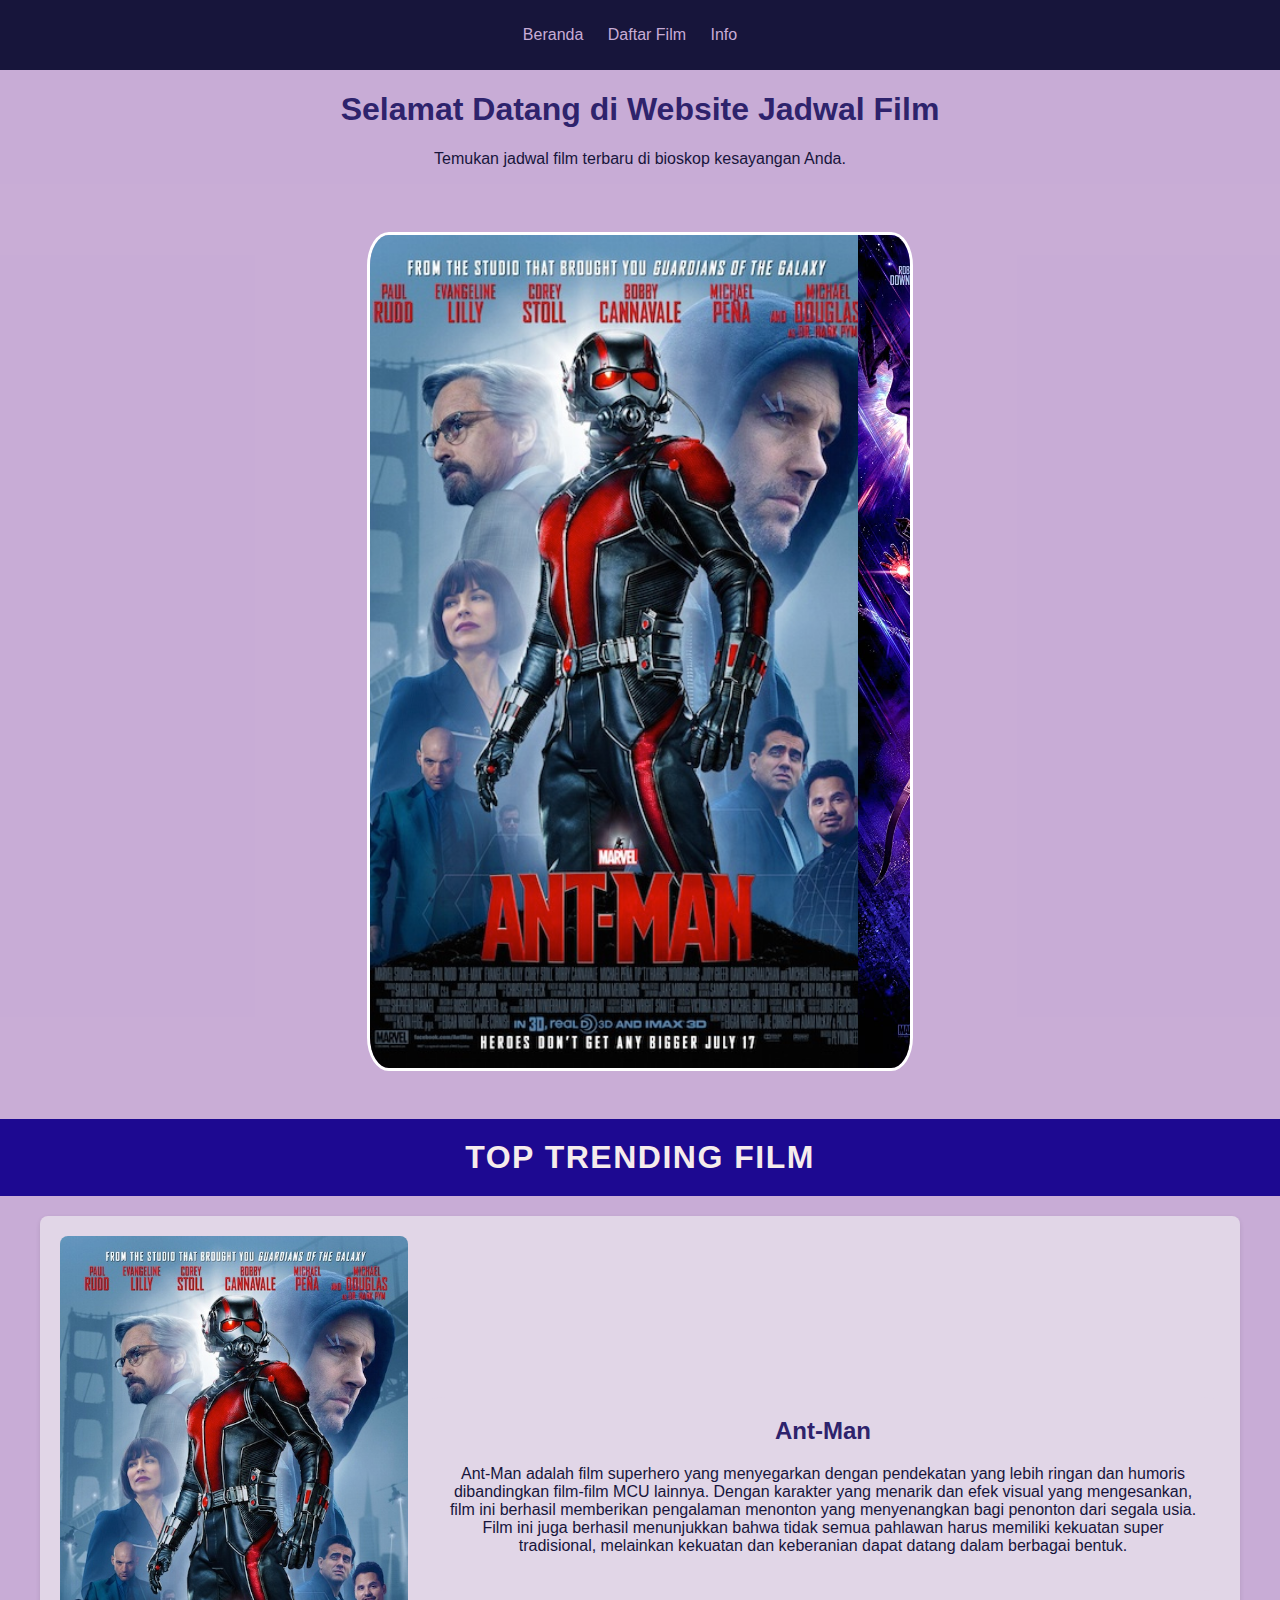
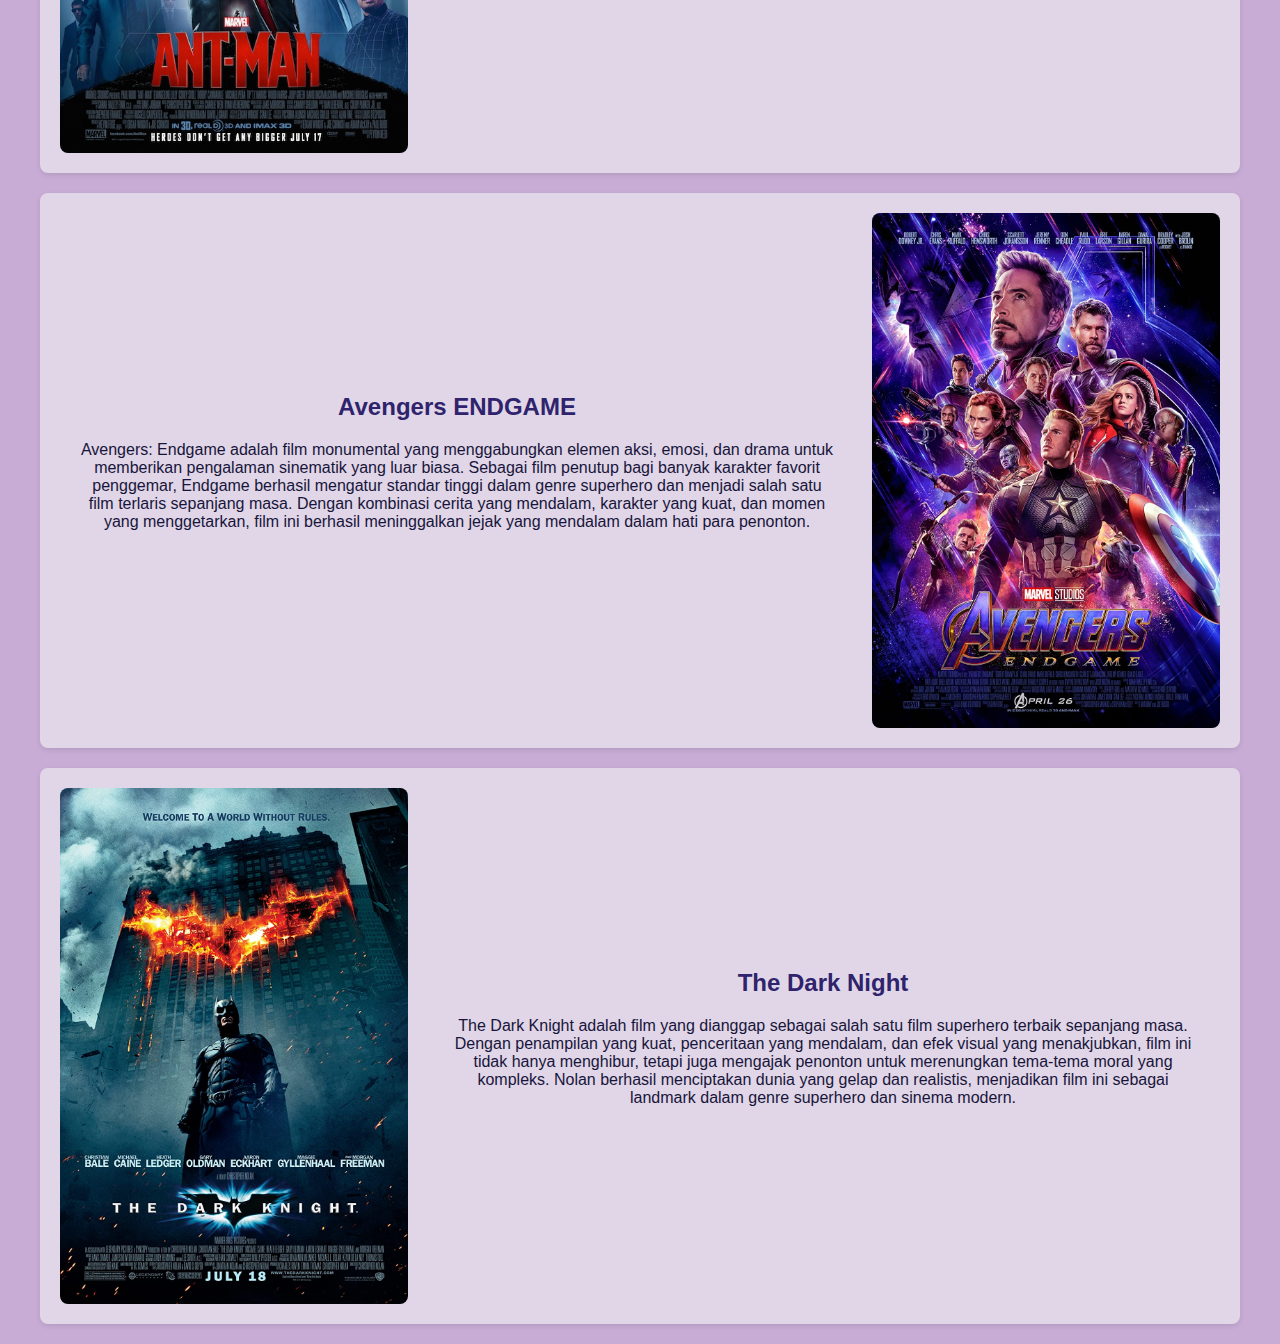
<file: index.html>
<!DOCTYPE html>
<html lang="id">
<head>
    <meta charset="UTF-8">
    <link rel="icon" href="assets/logoweb.png">
    <meta name="viewport" content="width=device-width, initial-scale=1.0">
    <link rel="stylesheet" href="index.css">
    <link rel="stylesheet" href="style.css" />
    <title>Jadwal Film</title>
</head>
<body>
    <nav>
        <ul>
            <li><a href="index.html">Beranda</a></li>
            <li><a href="daftar.html">Daftar Film</a></li>
            <li><a href="info.html">Info</a></li>
        </ul>
    </nav>
    <h1>Selamat Datang di Website Jadwal Film</h1>
    <p>Temukan jadwal film terbaru di bioskop kesayangan Anda.</p>
    <div class="gambar">
        <div class="container">
            <div class="wrapper">
                <img src="assets/antman.jpg" alt="Antman" />
                <img src="assets/avenger.jpg" alt="Avenger" />
                <img src="assets/batman.jpg" alt="Batman" />
                <img src="assets/dune.jpg" alt="Dune" />
                <img src="assets/everything.jpg" alt="Everything Everywhere All at Once" />
                <img src="assets/joker.jpg" alt="Joker" />
                <img src="assets/lightyear.jpg" alt="Lightyear" />
                <img src="assets/morbius.jpg" alt="Morbius" />
                <img src="assets/robinhood.jpg" alt="Robin Hood" />
                <img src="assets/spiderman-cover.jpg" alt="Spiderman" />
                <img src="assets/superman.jpg" alt="Superman" />
            </div>
        </div>
    </div>
    <div class="overlay">
        <h2>TOP TRENDING FILM</h2>
    </div>
    <div class="trending">
        <img src="assets/antman.jpg" alt="Gambar 1" style="width: 30%; border-radius: 8px" />
        <div class="description">
            <h2>Ant-Man</h2>
            <p>
                Ant-Man adalah film superhero yang menyegarkan dengan pendekatan yang lebih ringan dan humoris dibandingkan film-film MCU lainnya. Dengan karakter yang menarik dan efek visual yang mengesankan, film ini berhasil memberikan
                pengalaman menonton yang menyenangkan bagi penonton dari segala usia. Film ini juga berhasil menunjukkan bahwa tidak semua pahlawan harus memiliki kekuatan super tradisional, melainkan kekuatan dan keberanian dapat datang dalam
                berbagai bentuk.
            </p>
        </div>
    </div>
    <div class="trending">
        <div class="description">
            <h2>Avengers ENDGAME</h2>
            <p>
                Avengers: Endgame adalah film monumental yang menggabungkan elemen aksi, emosi, dan drama untuk memberikan pengalaman sinematik yang luar biasa. Sebagai film penutup bagi banyak karakter favorit penggemar, Endgame berhasil
                mengatur standar tinggi dalam genre superhero dan menjadi salah satu film terlaris sepanjang masa. Dengan kombinasi cerita yang mendalam, karakter yang kuat, dan momen yang menggetarkan, film ini berhasil meninggalkan jejak yang
                mendalam dalam hati para penonton.
            </p>
        </div>
        <img src="assets/avenger.jpg" alt="Gambar 1" style="width: 30%; border-radius: 8px" />
    </div>
    <div class="trending">
        <img src="assets/batman.jpg" alt="Gambar 1" style="width: 30%; border-radius: 8px" />
        <div class="description">
            <h2>The Dark Night</h2>
            <p>
                The Dark Knight adalah film yang dianggap sebagai salah satu film superhero terbaik sepanjang masa. Dengan penampilan yang kuat, penceritaan yang mendalam, dan efek visual yang menakjubkan, film ini tidak hanya menghibur, tetapi
                juga mengajak penonton untuk merenungkan tema-tema moral yang kompleks. Nolan berhasil menciptakan dunia yang gelap dan realistis, menjadikan film ini sebagai landmark dalam genre superhero dan sinema modern.
            </p>
        </div>
    </div>
</body>
</html>
</file>
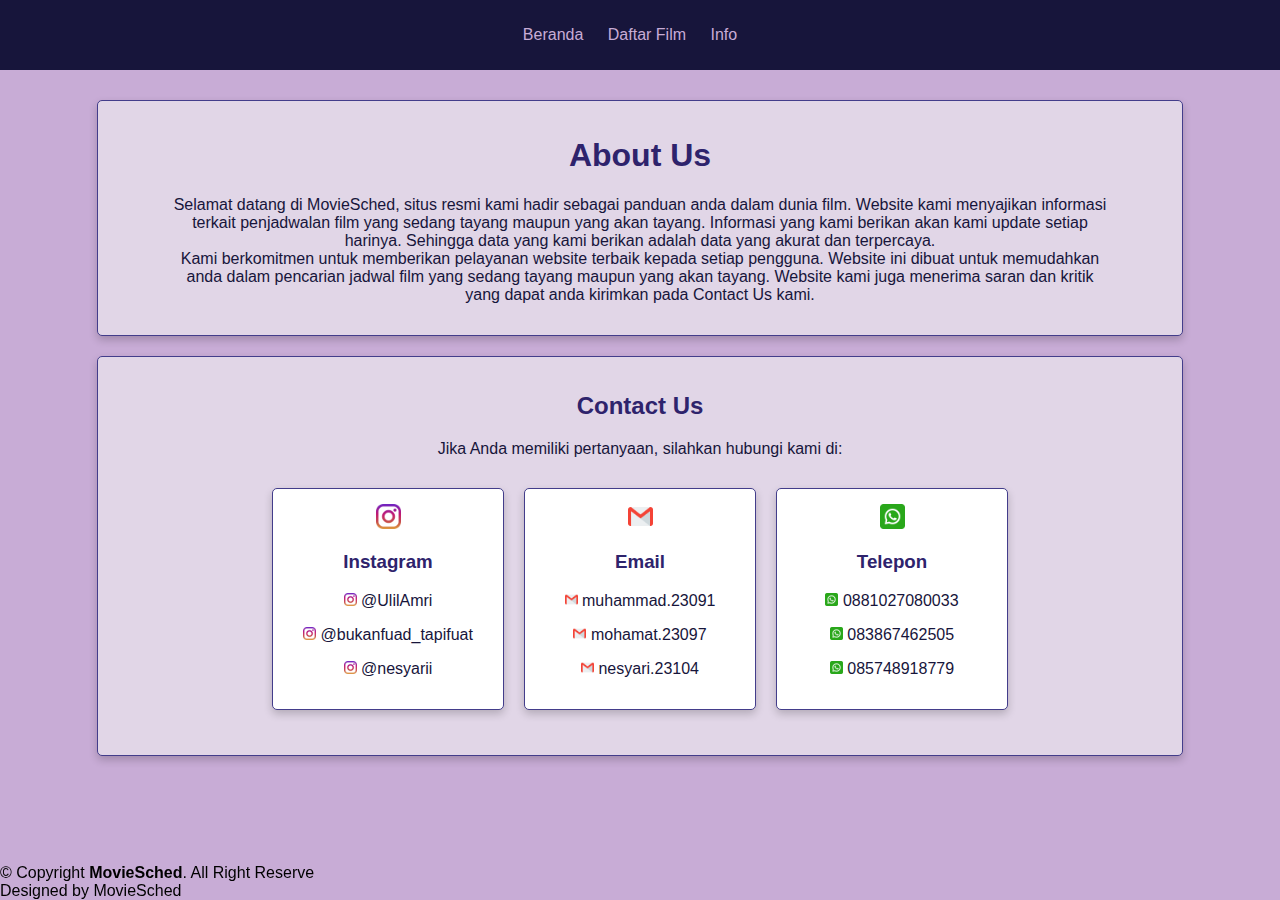
<file: info.html>
<!DOCTYPE html>
<html lang="id">
<head>
    <meta charset="UTF-8">
    <meta name="viewport" content="width=device-width, initial-scale=1.0">
    <link rel="stylesheet" href="index.css">
    <title>Info Kontak</title>
</head>
<body>
    <nav>
        <ul>
            <li><a href="index.html">Beranda</a></li>
            <li><a href="daftar.html">Daftar Film</a></li>
            <li><a href="info.html">Info</a></li>
        </ul>
    </nav>
<div class="film-container">
    <div class="about-card">
        <h1>About Us</h1>
        <p style="margin-left:55px;margin-right: 55px; ">Selamat datang di MovieSched, situs resmi kami hadir sebagai panduan anda dalam dunia film. Website kami menyajikan informasi terkait penjadwalan film yang sedang tayang maupun yang akan tayang. Informasi yang kami berikan akan kami update setiap harinya. Sehingga data yang kami berikan adalah data yang akurat dan terpercaya.
        <br>Kami berkomitmen untuk memberikan pelayanan website terbaik kepada setiap pengguna. Website ini dibuat untuk memudahkan anda dalam pencarian jadwal film yang sedang tayang maupun yang akan tayang. Website kami juga menerima saran dan kritik yang dapat anda kirimkan pada Contact Us kami.</p>
    </div>
    <div class="about-card">
        <div>
            <h2>Contact Us</h2>
            <p>Jika Anda memiliki pertanyaan, silahkan hubungi kami di:</p>
        </div>
        <div class="film-container">
            <div class="film-card">
                <img src="assets/instagram.png" alt="" width="25px" height="25px">
                <h3>Instagram</h3>
                <a href="https://www.instagram.com/balabalabrem" style="text-decoration: none;">
                    <p > <img src="assets/instagram.png" alt="" width="13px" height="13px"> @UlilAmri</p>
                </a>
                <a href="https://www.instagram.com/bukanfuad_tapifuat" style="text-decoration: none;">
                    <p> <img src="assets/instagram.png" alt="" width="13px" height="13px"> @bukanfuad_tapifuat</p>
                </a>
                <a href="https://www.instagram.com/nesyarii" style="text-decoration: none;">
                    <p> <img src="assets/instagram.png" alt="" width="13px" height="13px"> @nesyarii</p>
                </a>
            </div>
            <div class="film-card">
                <img src="assets/gmail.png" alt="" width="25px" height="25px">
                <h3 class="judul">Email</h3>
                <div class="Email">
                    <a href="mailto:muhammad.23091@mhs.unesa.ac.id" style="text-decoration: none;">
                        <p> <img src="assets/gmail.png" alt="" width="13px" height="13px"> muhammad.23091</p>
                    </a>
                    <a href="mailto:mohamat.23097@mhs.unesa.ac.id" style="text-decoration: none;">
                        <p> <img src="assets/gmail.png" alt="" width="13px" height="13px"> mohamat.23097</p>
                    </a>
                    <a href="mailto:nesyari.23104@mhs.unesa.ac.id" style="text-decoration: none;">
                        <p> <img src="assets/gmail.png" alt="" width="13px" height="13px"> nesyari.23104</p>
                    </a>
                </div>
                
            </div>
            <div class="film-card">
                <img src="assets/whatsapp.png" alt="" width="25px" height="25px">
                <h3>Telepon</h3>
                <a href="https://wa.me/0881027080033" style="text-decoration: none;">
                    <p> <img src="assets/whatsapp.png" alt="" width="13px" height="13px"> 0881027080033</p>
                </a>
                <a href="https://wa.me/083867462505" style="text-decoration: none;">
                    <p> <img src="assets/whatsapp.png" alt="" width="13px" height="13px"> 083867462505</p>
                </a>
                <a href="https://wa.me/085748918779" style="text-decoration: none;">
                    <p> <img src="assets/whatsapp.png" alt="" width="13px" height="13px"> 085748918779</p>
                </a>
            </div>
        </div>
    </div>
    </div>
</div>
    </div>
    </div>
    <div class="footer">
        <div>
            &copy; Copyright <strong>MovieSched</strong>. All Right Reserve
        </div>
        <div>
            Designed by MovieSched
        </div>
    </div>
</body>
</html>
</file>
<file: index.css>
body {
    font-family: Arial, sans-serif;
    margin: 0;
    padding: 0;
    background-color: #C8ACD6;
}

nav {
    background-color: #17153B;
    color: white;
    padding: 10px;
    text-align: center;
}

nav ul {
    list-style-type: none;
    padding: 0;
    display: inline-block;
}

nav ul li {
    display: inline;
    margin-right: 20px;
}

nav ul li a {
    color: #C8ACD6;
    text-decoration: none;
    transition: color 0.3s ease;
}

nav ul li a:hover {
    color: #433D8B;
}

h1 {
    color: #2E236C;
    text-align: center;
    animation: fadeIn 1s;
}

h2 {
    color: #2E236C;
    text-align: center;
    animation: fadeIn 1s;
}

h3 {
    color: #2E236C;
    text-align: center;
    animation: fadeIn 1s;
}

h4 {
    color: #2E236C;
    text-align: center;
    animation: fadeIn 1s;
}

p {
    text-align: center;
    color: #17153B;
    animation: fadeIn 1.5s;
}

.film-container {
    display: flex;
    justify-content: center;
    flex-wrap: wrap;
    margin: 20px;
}

.about-card {
    background-color: rgb(225, 214, 231);
    border: 1px solid #433D8B;
    border-radius: 5px;
    padding: 15px;
    margin: 10px;
    width: 85%;
    text-align: center;
    box-shadow: 0 4px 8px rgba(0, 0, 0, 0.2);
    transition: transform 0.3s ease, box-shadow 0.3s ease;
}

.film-card {
    background-color: #FFFFFF;
    border: 1px solid #433D8B;
    border-radius: 5px;
    padding: 15px;
    margin: 10px;
    width: 200px;
    text-align: center;
    box-shadow: 0 4px 8px rgba(0, 0, 0, 0.2);
    transition: transform 0.3s ease, box-shadow 0.3s ease;
}

.film-card:hover {
    transform: translateY(-5px);
    box-shadow: 0 8px 16px rgba(0, 0, 0, 0.3);
}

.film-poster {
    width: 200px;
    height: 300px;
    object-fit: cover;
    border-radius: 5px;
}

@keyframes fadeIn {
    from {
        opacity: 0;
    }
    to {
        opacity: 1;
    }
}

.film-card h2 {
    white-space: nowrap;
    overflow: hidden;
    text-overflow: ellipsis;
    width: 100%;
}

.popup {
    display: flex;
    justify-content: center;
    align-items: center;
    position: fixed;
    z-index: 1000;
    left: 0;
    top: 0;
    width: 100%;
    height: 100%;
    background-color: rgba(0, 0, 0, 0.7);
}

.popup-content {
    background-color: white;
    padding: 20px;
    border-radius: 10px;
    text-align: center;
    width: 300px;
}

.close {
    color: #aaa;
    float: right;
    font-size: 28px;
    font-weight: bold;
}

.close:hover,
.close:focus {
    color: black;
    text-decoration: none;
    cursor: pointer;
}

.synopsis-preview {
    display: inline;
    color: #555;
}

.footer {
    position: fixed;
    bottom: 0;
    left: 0;
}
</file>
<file: style.css>
.gambar {
  background-color: #c8acd6c0;
  display: flex;
  flex-direction: column;
  justify-content: center;
  align-items: center;
  min-width: 100px; 
  min-height: 100px; 
}

.container {
  width: 60vmin;
  height: auto;
  overflow: hidden;
  border-radius: 4%;
  border: 3px solid #ffffff;
  margin: 3rem;
}

.wrapper {
  width: 100%;
  display: flex;
  animation: slide 36s infinite;
}

img {
  width: 100%;
  height: auto;
  object-fit: cover;
}

@keyframes slide {
  0%,
  9% {
    transform: translateX(0);
  }
  13%,
  22% {
    transform: translateX(-100%);
  }
  27%,
  36% {
    transform: translateX(-200%);
  }
  40%,
  50% {
    transform: translateX(-300%);
  }
  54%,
  63% {
    transform: translateX(-400%);
  }
  68%,
  77% {
    transform: translateX(-500%);
  }
  81%,
  90% {
    transform: translateX(-600%);
  }
  95%,
  100% {
    transform: translateX(-700%);
  }
}

.overlay {
  padding: 20px 40px;
  background: rgb(29, 9, 145);
  text-align: center;
}

.overlay h2 {
  font-size: 2rem;
  color: rgb(246, 236, 236);
  letter-spacing: 1.5px;
  margin: 0;
}

.trending {
  display: flex;
  align-items: center;
  justify-content: space-between;
  margin-top: 20px;
  margin-bottom: 20px;
  margin-left: 40px;
  margin-right: 40px;
  background-color: rgb(225, 214, 231);
  padding: 20px;
  border-radius: 8px;
  box-shadow: 0 2px 5px rgba(0, 0, 0, 0.1);
}

.description {
  padding: 20px;
  width: 65%;
  background-color: rgb(225, 214, 231);
  border-radius: 3%;
}

.description h2 {
  margin-top: 0;
}
</file>
